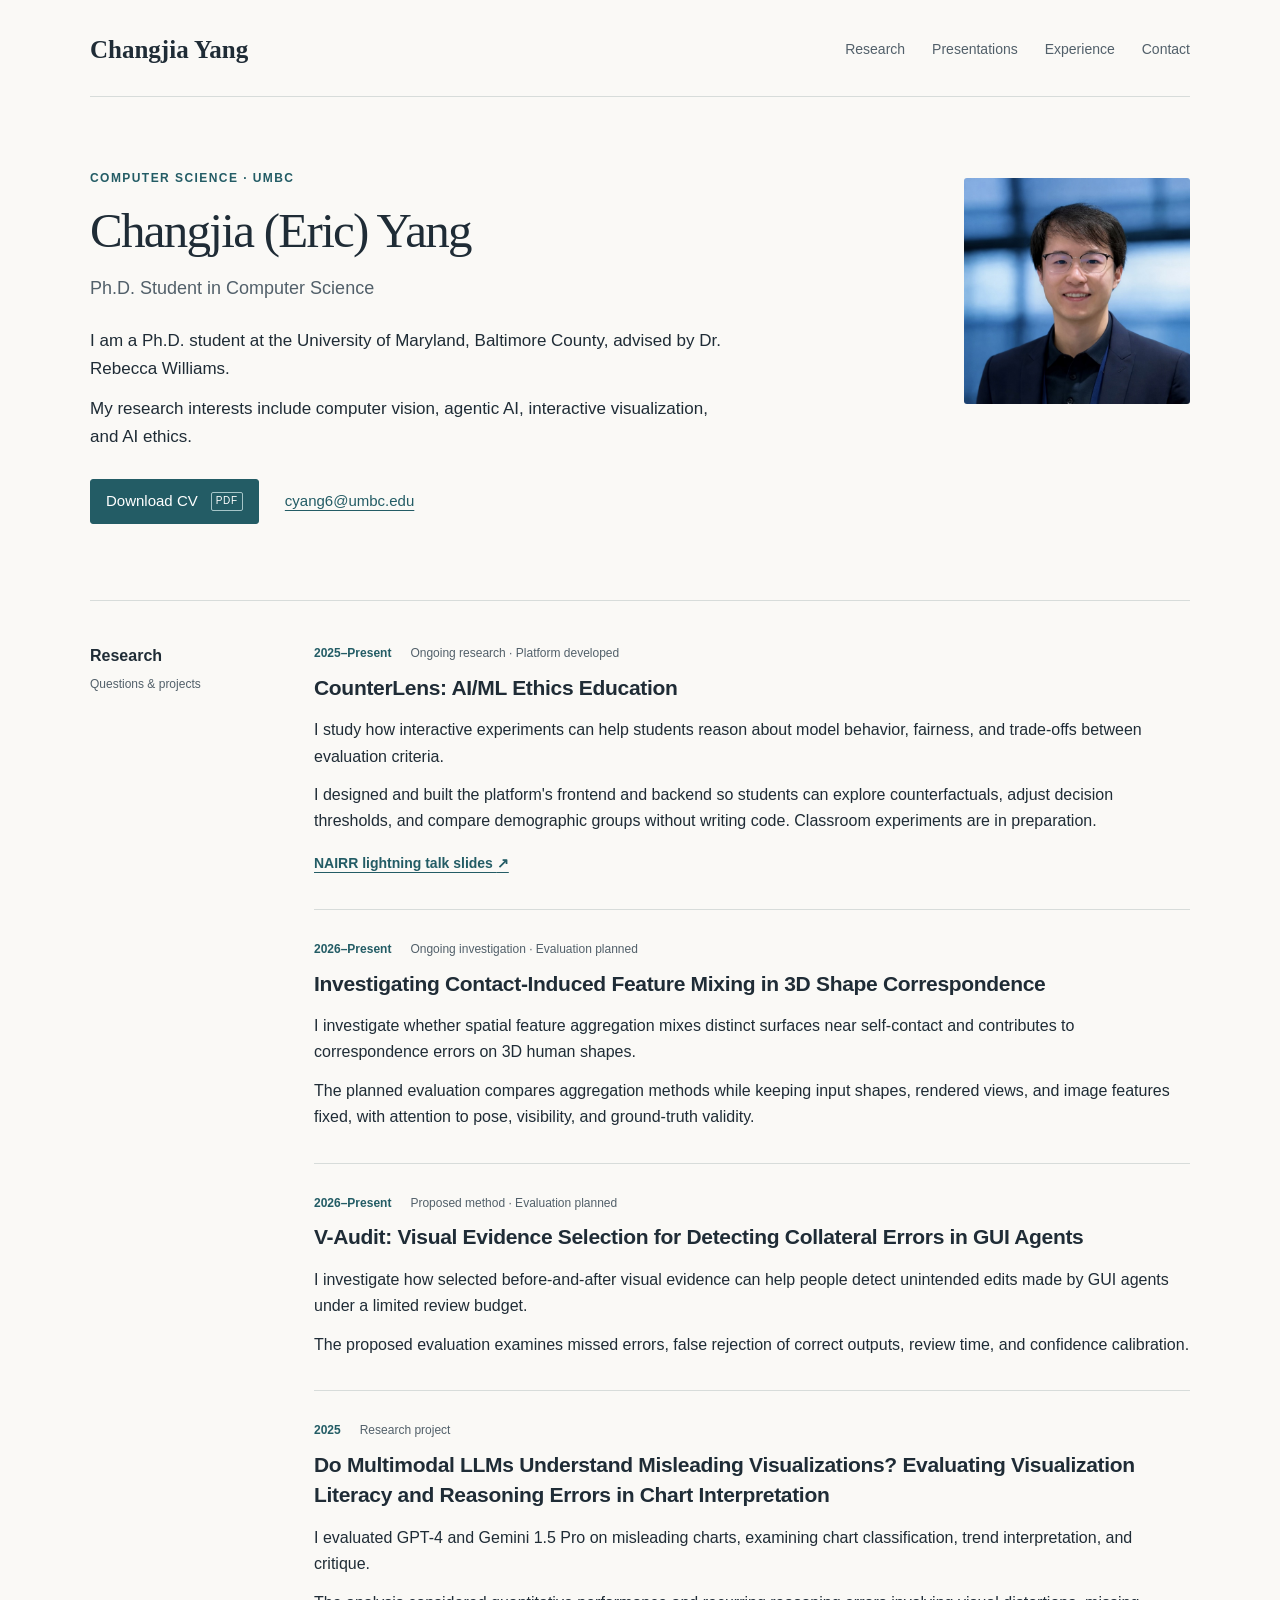
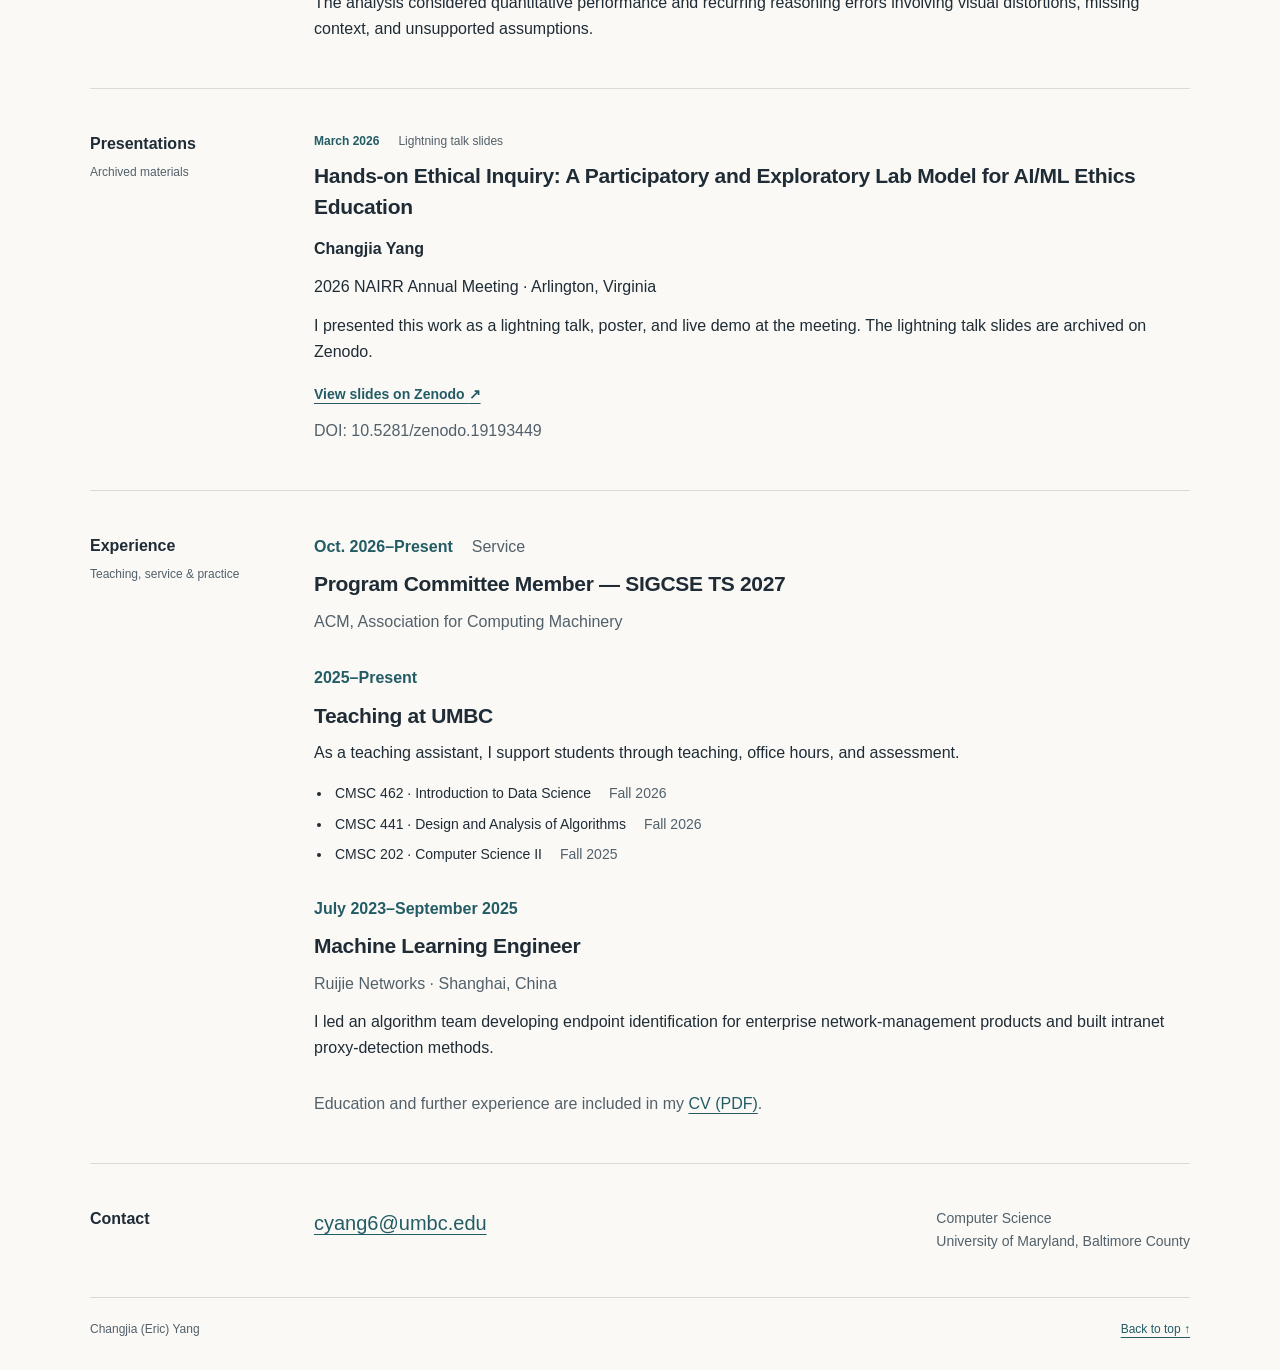
<file: index.html>
<!doctype html>
<html lang="en">
<head>
  <meta charset="utf-8">
  <meta name="viewport" content="width=device-width, initial-scale=1">
  <meta http-equiv="refresh" content="0; url=profile/">
  <link rel="canonical" href="https://cyang6dev.github.io/profile/">
  <title>Changjia Yang - Academic Profile</title>
</head>
<body>
  <p><a href="profile/">Continue to Changjia Yang's academic profile</a></p>
</body>
</html>
</file>
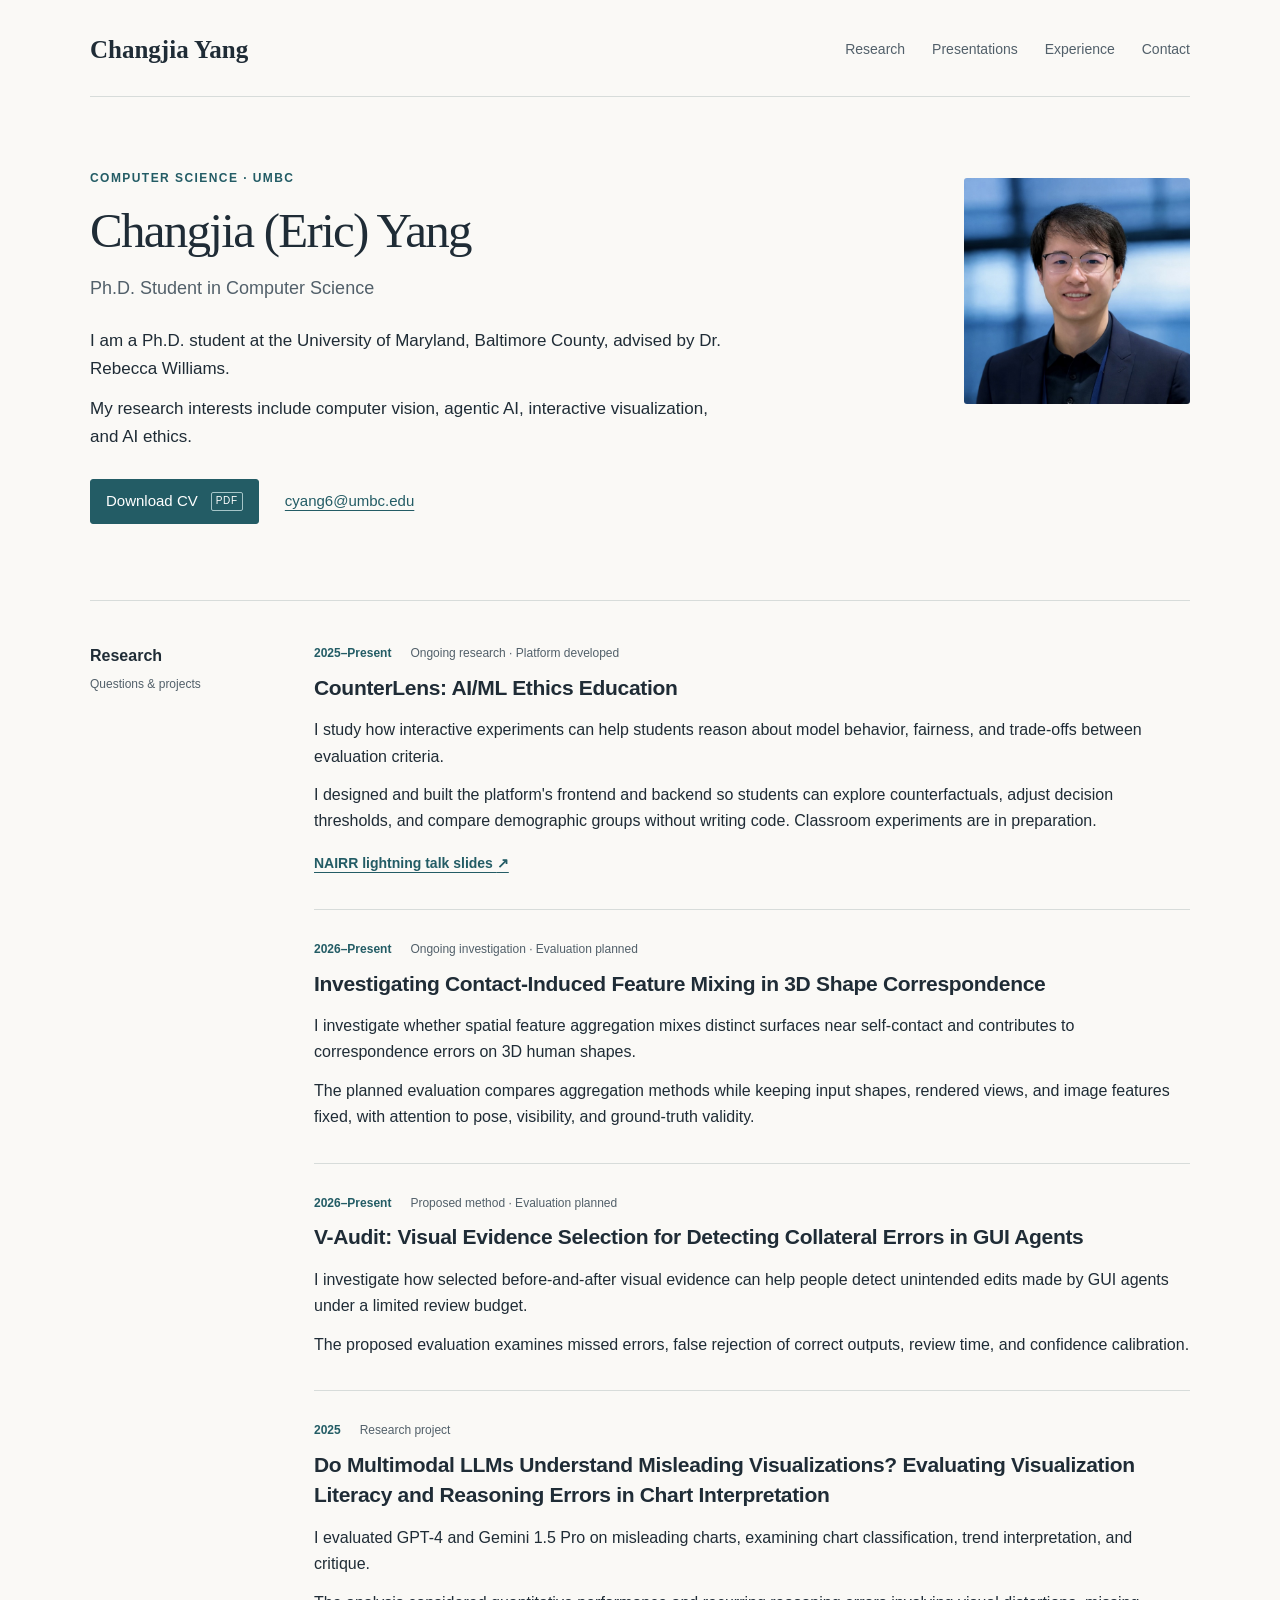
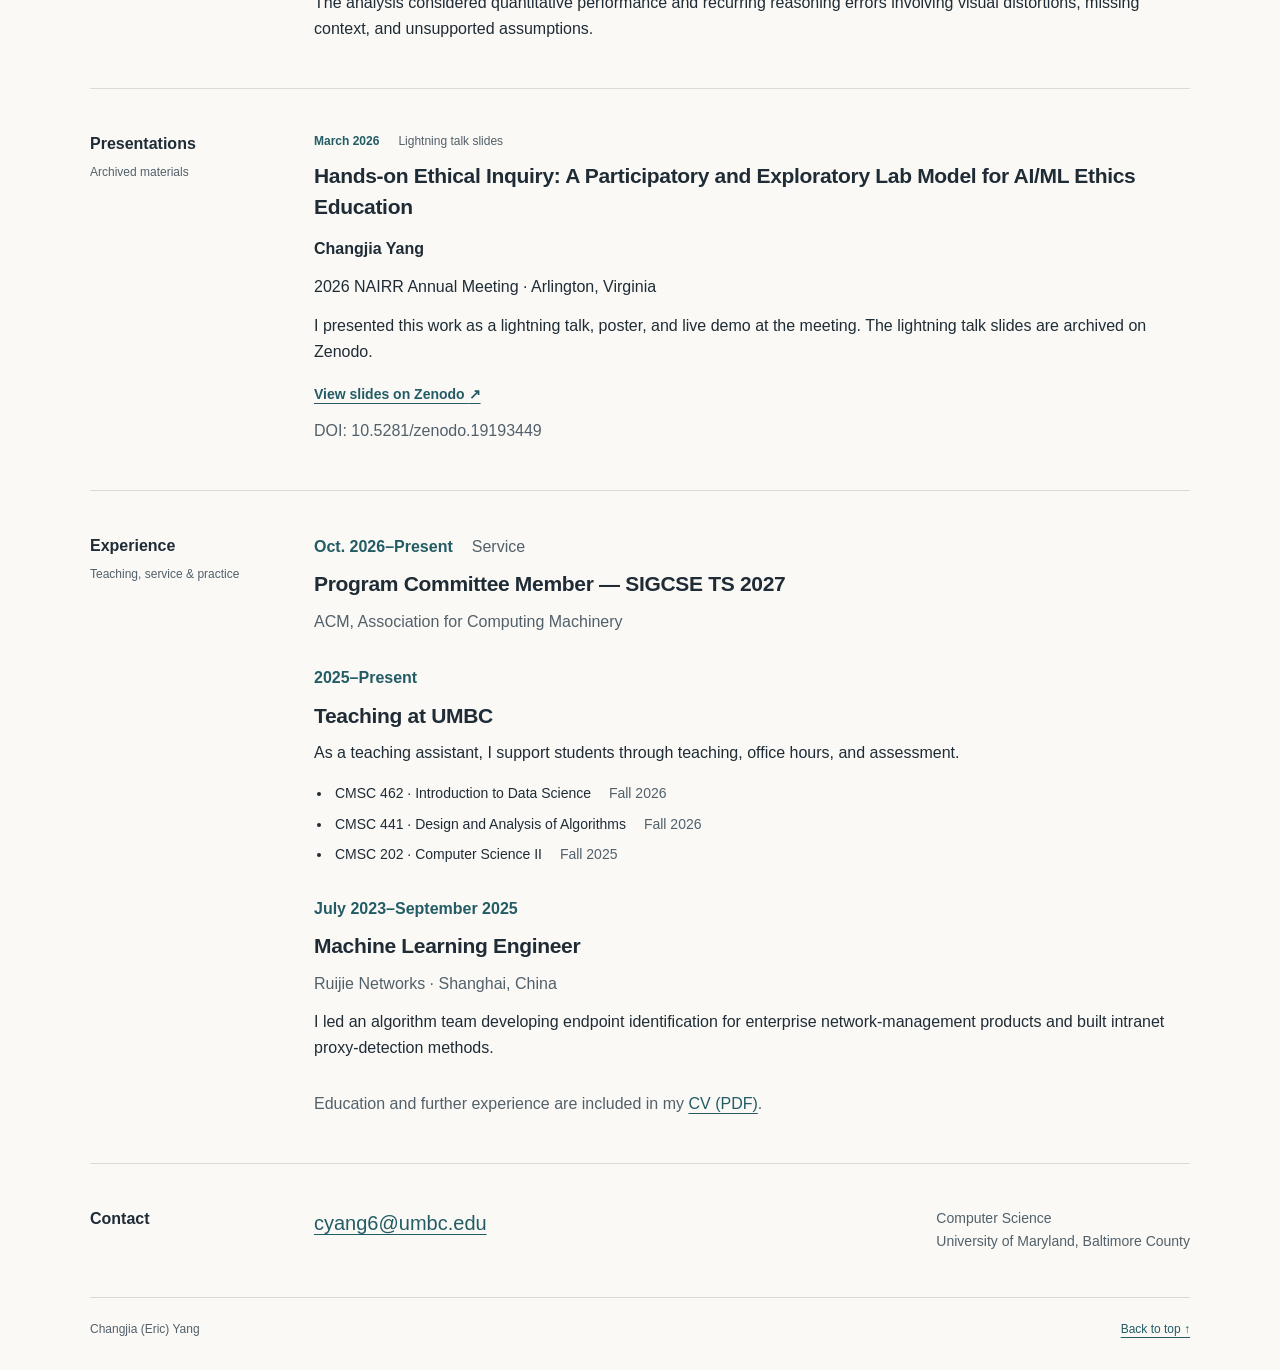
<file: profile/index.html>
<!doctype html>
<html lang="en">
<head>
  <meta charset="utf-8">
  <meta name="viewport" content="width=device-width, initial-scale=1">
  <meta name="description" content="Changjia (Eric) Yang is a Computer Science Ph.D. student at UMBC working on computer vision, agentic AI, interactive visualization, and AI ethics.">
  <meta name="color-scheme" content="light">
  <title>Changjia (Eric) Yang | Computer Science · UMBC</title>
  <link rel="canonical" href="https://cyang6dev.github.io/profile/">
  <link rel="stylesheet" href="../styles.css">
</head>
<body>
  <a class="skip-link" href="#main">Skip to main content</a>
  <div class="page">
    <header class="site-header">
      <a class="wordmark" href="#about" aria-label="Changjia Yang, About">Changjia Yang</a>
      <nav aria-label="Main navigation">
        <a href="#research">Research</a>
        <a href="#presentations">Presentations</a>
        <a href="#experience">Experience</a>
        <a href="#contact">Contact</a>
      </nav>
    </header>

    <main id="main" tabindex="-1">
      <section class="intro" id="about" aria-labelledby="name">
        <div class="intro-copy">
          <p class="eyebrow">Computer Science · UMBC</p>
          <h1 id="name">Changjia (Eric) Yang</h1>
          <p class="role">Ph.D. Student in Computer Science</p>
          <p class="bio">I am a Ph.D. student at the University of Maryland, Baltimore County, advised by Dr. Rebecca Williams.</p>
          <p class="bio">My research interests include computer vision, agentic AI, interactive visualization, and AI ethics.</p>
          <div class="intro-links">
            <a class="primary-link" href="../assets/Changjia-Eric-Yang-CV.pdf" download>Download CV <span class="file-type">PDF</span></a>
            <a href="mailto:cyang6@umbc.edu">cyang6@umbc.edu</a>
          </div>
        </div>
        <figure class="portrait-slot">
          <img src="../assets/portrait.jpg" alt="Portrait of Changjia (Eric) Yang" width="1320" height="1320" fetchpriority="high">
        </figure>
      </section>

      <section class="content-section" id="research" aria-labelledby="research-heading">
        <div class="section-label">
          <h2 id="research-heading">Research</h2>
          <p>Questions &amp; projects</p>
        </div>
        <div class="section-body research-list">
          <article class="project">
            <p class="project-meta"><span>2025–Present</span><span>Ongoing research · Platform developed</span></p>
            <h3>CounterLens: AI/ML Ethics Education</h3>
            <p>I study how interactive experiments can help students reason about model behavior, fairness, and trade-offs between evaluation criteria.</p>
            <p>I designed and built the platform's frontend and backend so students can explore counterfactuals, adjust decision thresholds, and compare demographic groups without writing code. Classroom experiments are in preparation.</p>
            <a class="text-link" href="https://doi.org/10.5281/zenodo.19193449">NAIRR lightning talk slides <span aria-hidden="true">↗</span></a>
          </article>
          <article class="project">
            <p class="project-meta"><span>2026–Present</span><span>Ongoing investigation · Evaluation planned</span></p>
            <h3>Investigating Contact-Induced Feature Mixing in 3D Shape Correspondence</h3>
            <p>I investigate whether spatial feature aggregation mixes distinct surfaces near self-contact and contributes to correspondence errors on 3D human shapes.</p>
            <p>The planned evaluation compares aggregation methods while keeping input shapes, rendered views, and image features fixed, with attention to pose, visibility, and ground-truth validity.</p>
          </article>
          <article class="project">
            <p class="project-meta"><span>2026–Present</span><span>Proposed method · Evaluation planned</span></p>
            <h3>V-Audit: Visual Evidence Selection for Detecting Collateral Errors in GUI Agents</h3>
            <p>I investigate how selected before-and-after visual evidence can help people detect unintended edits made by GUI agents under a limited review budget.</p>
            <p>The proposed evaluation examines missed errors, false rejection of correct outputs, review time, and confidence calibration.</p>
          </article>
          <article class="project">
            <p class="project-meta"><span>2025</span><span>Research project</span></p>
            <h3>Do Multimodal LLMs Understand Misleading Visualizations? Evaluating Visualization Literacy and Reasoning Errors in Chart Interpretation</h3>
            <p>I evaluated GPT-4 and Gemini 1.5 Pro on misleading charts, examining chart classification, trend interpretation, and critique.</p>
            <p>The analysis considered quantitative performance and recurring reasoning errors involving visual distortions, missing context, and unsupported assumptions.</p>
          </article>
        </div>
      </section>

      <section class="content-section" id="presentations" aria-labelledby="presentations-heading">
        <div class="section-label">
          <h2 id="presentations-heading">Presentations</h2>
          <p>Archived materials</p>
        </div>
        <div class="section-body">
          <article class="presentation">
            <p class="project-meta"><span>March 2026</span><span>Lightning talk slides</span></p>
            <h3>Hands-on Ethical Inquiry: A Participatory and Exploratory Lab Model for AI/ML Ethics Education</h3>
            <p class="citation-author">Changjia Yang</p>
            <p>2026 NAIRR Annual Meeting · Arlington, Virginia</p>
            <p>I presented this work as a lightning talk, poster, and live demo at the meeting. The lightning talk slides are archived on Zenodo.</p>
            <a class="text-link" href="https://doi.org/10.5281/zenodo.19193449">View slides on Zenodo <span aria-hidden="true">↗</span></a>
            <p class="doi">DOI: 10.5281/zenodo.19193449</p>
          </article>
        </div>
      </section>

      <section class="content-section" id="experience" aria-labelledby="experience-heading">
        <div class="section-label">
          <h2 id="experience-heading">Experience</h2>
          <p>Teaching, service &amp; practice</p>
        </div>
        <div class="section-body experience-list">
          <article>
            <p class="project-meta"><span>Oct. 2026–Present</span><span>Service</span></p>
            <h3>Program Committee Member — SIGCSE TS 2027</h3>
            <p class="organization">ACM, Association for Computing Machinery</p>
          </article>
          <article>
            <p class="project-meta"><span>2025–Present</span></p>
            <h3>Teaching at UMBC</h3>
            <p>As a teaching assistant, I support students through teaching, office hours, and assessment.</p>
            <ul class="course-list">
              <li><span>CMSC 462 · Introduction to Data Science</span> <span>Fall 2026</span></li>
              <li><span>CMSC 441 · Design and Analysis of Algorithms</span> <span>Fall 2026</span></li>
              <li><span>CMSC 202 · Computer Science II</span> <span>Fall 2025</span></li>
            </ul>
          </article>
          <article>
            <p class="project-meta"><span>July 2023–September 2025</span></p>
            <h3>Machine Learning Engineer</h3>
            <p class="organization">Ruijie Networks · Shanghai, China</p>
            <p>I led an algorithm team developing endpoint identification for enterprise network-management products and built intranet proxy-detection methods.</p>
          </article>
          <p class="experience-note">Education and further experience are included in my <a href="../assets/Changjia-Eric-Yang-CV.pdf">CV (PDF)</a>.</p>
        </div>
      </section>

      <section class="content-section contact-section" id="contact" aria-labelledby="contact-heading">
        <div class="section-label"><h2 id="contact-heading">Contact</h2></div>
        <div class="section-body contact-body">
          <a class="contact-email" href="mailto:cyang6@umbc.edu">cyang6@umbc.edu</a>
          <p>Computer Science<br>University of Maryland, Baltimore County</p>
        </div>
      </section>
    </main>
    <footer class="site-footer">
      <span>Changjia (Eric) Yang</span>
      <a href="#about">Back to top <span aria-hidden="true">↑</span></a>
    </footer>
  </div>
</body>
</html>
</file>
<file: styles.css>
:root {
  --paper: #faf9f6;
  --ink: #1f2c36;
  --muted: #52606a;
  --accent: #235c65;
  --line: #d7dcda;
  --wash: #e8efec;
}
* { box-sizing: border-box; }
html { scroll-padding-top: 1.5rem; }
body {
  margin: 0;
  color: var(--ink);
  background: var(--paper);
  font-family: -apple-system, BlinkMacSystemFont, "Segoe UI", Arial, sans-serif;
  font-size: 17px;
  line-height: 1.65;
  -webkit-text-size-adjust: 100%;
}
a { color: var(--accent); text-decoration-thickness: 1px; text-underline-offset: 4px; }
a:hover { color: var(--ink); text-decoration-thickness: 2px; }
a:focus-visible { outline: 3px solid var(--accent); outline-offset: 5px; border-radius: 2px; }
p, h1, h2, h3, figure { margin: 0; }
p + p { margin-top: 0.75rem; }
.page { width: min(1100px, calc(100% - 96px)); margin: 0 auto; }
.skip-link { position: absolute; top: -100px; left: 16px; padding: 12px 18px; z-index: 10; background: var(--ink); color: white; }
.skip-link:focus { top: 12px; color: white; }
.site-header { display: flex; align-items: center; justify-content: space-between; gap: 28px; padding: 29px 0 26px; border-bottom: 1px solid var(--line); }
.wordmark { color: var(--ink); font-family: Georgia, "Times New Roman", serif; font-size: 25px; font-weight: 700; text-decoration: none; white-space: nowrap; }
nav { display: flex; flex-wrap: wrap; gap: 10px 27px; }
nav a { color: var(--muted); font-size: 14px; padding: 5px 0; text-decoration: none; }
nav a:hover, nav a:focus-visible { text-decoration: underline; }
.intro { display: grid; grid-template-columns: minmax(0, 1fr) 226px; align-items: start; gap: 70px; padding: 72px 0 76px; }
.eyebrow { font-size: 12px; font-weight: 650; letter-spacing: 0.12em; text-transform: uppercase; color: var(--accent); margin-bottom: 14px; }
h1 { font-family: Georgia, "Times New Roman", serif; font-weight: 400; font-size: clamp(34px, 3.9vw, 49px); line-height: 1.15; letter-spacing: -0.035em; }
.role { margin-top: 15px; font-size: 18px; color: var(--muted); }
.bio { max-width: 640px; margin-top: 23px; }
.bio + .bio { margin-top: 12px; }
.intro-links { display: flex; align-items: center; flex-wrap: wrap; gap: 18px 26px; margin-top: 28px; font-size: 15px; }
.primary-link { display: inline-flex; align-items: center; gap: 13px; padding: 9px 15px; background: var(--accent); color: white; border: 1px solid var(--accent); border-radius: 3px; text-decoration: none; }
.primary-link:hover { background: var(--ink); color: white; }
.file-type { font-size: 10px; letter-spacing: 0.07em; border: 1px solid #a5c5c8; border-radius: 2px; padding: 0 4px; line-height: 1.65; }
.portrait-slot { margin-top: 9px; width: 226px; }
.portrait-slot img { display: block; width: 100%; height: auto; aspect-ratio: 1 / 1; object-fit: contain; border-radius: 3px; }
.portrait-placeholder { aspect-ratio: 4 / 5; border: 1px solid #cbd8d2; background: var(--wash); display: flex; flex-direction: column; align-items: center; justify-content: center; border-radius: 3px; }
.portrait-initials { font-family: Georgia, "Times New Roman", serif; color: #406359; font-size: 58px; font-weight: 400; letter-spacing: -0.07em; }
.portrait-caption { color: #465e55; font-size: 12px; margin-top: 18px; }
.content-section { display: grid; grid-template-columns: 175px minmax(0, 1fr); column-gap: 49px; padding: 43px 0 46px; border-top: 1px solid var(--line); }
.section-label h2 { font-size: 16px; font-weight: 650; line-height: 1.5; }
.section-label p { font-size: 12px; color: var(--muted); margin-top: 7px; }
h3 { font-size: 21px; font-weight: 600; line-height: 1.45; letter-spacing: -0.015em; margin-bottom: 14px; }
.project + .project { margin-top: 32px; padding-top: 30px; border-top: 1px solid var(--line); }
.project-meta { display: flex; flex-wrap: wrap; gap: 5px 19px; font-size: 12px; color: var(--muted); line-height: 1.65; margin-bottom: 9px; }
.project-meta span:first-child { color: var(--accent); font-weight: 650; }
.project p:not(.project-meta), .presentation p:not(.project-meta), .experience-list p { font-size: 16px; }
.text-link { display: inline-block; margin-top: 17px; font-size: 14px; font-weight: 600; }
.citation-author { font-weight: 600; }
.presentation .doi { margin-top: 10px; font-size: 12px; color: var(--muted); overflow-wrap: anywhere; }
.experience-list article + article { margin-top: 30px; }
.experience-list article h3 { margin-bottom: 9px; }
.organization { color: var(--muted); }
.course-list { padding-left: 18px; margin: 16px 0 0; font-size: 14px; }
.course-list li { padding-left: 3px; margin: 7px 0; }
.course-list li span:last-child { color: var(--muted); margin-left: 14px; white-space: nowrap; }
.experience-note { margin-top: 29px; color: var(--muted); }
.contact-section { padding-bottom: 44px; }
.contact-body { display: flex; justify-content: space-between; align-items: flex-start; gap: 20px; }
.contact-email { font-size: 20px; }
.contact-body p { font-size: 14px; line-height: 1.65; color: var(--muted); }
.site-footer { display: flex; justify-content: space-between; align-items: center; gap: 20px; border-top: 1px solid var(--line); color: var(--muted); font-size: 12px; padding: 22px 0 30px; }
@media (max-width: 850px) {
  .page { width: calc(100% - 56px); }
  .intro { grid-template-columns: minmax(0, 1fr) 180px; gap: 32px; padding: 50px 0; }
  .portrait-slot { width: 180px; }
  .content-section { grid-template-columns: 145px minmax(0, 1fr); gap: 28px; }
  .contact-body { flex-direction: column; }
  nav { gap: 9px 18px; }
}
@media (max-width: 600px) {
  body { font-size: 16px; }
  .page { width: calc(100% - 40px); }
  .site-header { align-items: flex-start; flex-direction: column; gap: 13px; padding: 20px 0 19px; }
  nav { width: 100%; gap: 10px 22px; }
  nav a { font-size: 13px; }
  .intro { grid-template-columns: 1fr; gap: 30px; padding: 37px 0 38px; }
  h1 { font-size: clamp(31px, 8vw, 42px); }
  .role { font-size: 16px; margin-top: 12px; }
  .eyebrow { font-size: 11px; }
  .bio { margin-top: 20px; }
  .intro-links { gap: 15px 22px; font-size: 14px; }
  .portrait-slot { width: 148px; margin-top: 0; }
  .portrait-initials { font-size: 43px; }
  .portrait-caption { font-size: 11px; margin-top: 12px; }
  .content-section { grid-template-columns: 1fr; gap: 25px; padding: 30px 0 34px; }
  .section-label { display: flex; flex-wrap: wrap; gap: 4px 14px; align-items: baseline; }
  .section-label p { margin-top: 0; }
  h3 { font-size: 20px; }
  .project-meta { font-size: 11px; gap: 3px 14px; }
  .course-list li span:last-child { display: block; margin-left: 0; }
  .contact-body { gap: 17px; }
  .contact-email { font-size: 20px; }
}
@media print {
  body { background: white; color: black; font-size: 11pt; }
  .page { width: 100%; }
  nav, .skip-link, .portrait-slot, .site-footer a { display: none; }
  .intro { display: block; padding: 25px 0; }
  .content-section { grid-template-columns: 120px minmax(0, 1fr); gap: 24px; padding: 22px 0; }
  h1 { font-size: 28pt; }
  h3 { break-after: avoid; }
  .project, .experience-list article { break-inside: avoid; }
  a { color: black; }
  .primary-link { background: white; color: black; }
}
</file>
